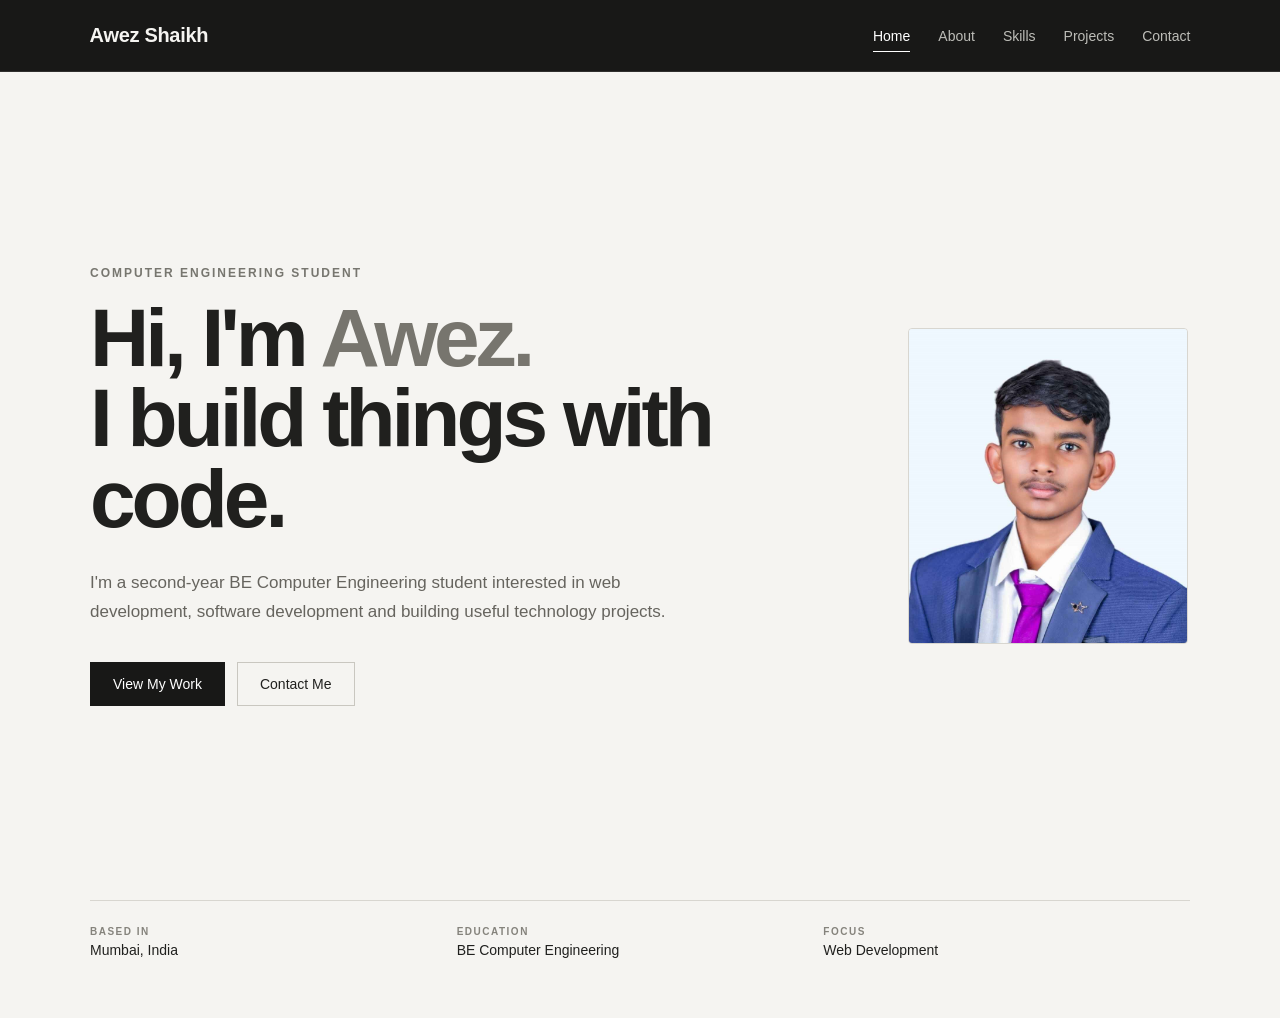
<file: index.html>
<!DOCTYPE html>
<html lang="en">
<head>
    <meta charset="UTF-8">
    <meta name="viewport" content="width=device-width, initial-scale=1.0">

    <title>Awez Shaikh | Portfolio</title>

    <link rel="stylesheet" href="index.css">
</head>

<body>

    <!-- Navigation -->
    <nav>
        <h2>Awez Shaikh</h2>

        <div class="nav-links">
            <a href="index.html" class="active">Home</a>
            <a href="about.html">About</a>
            <a href="skills.html">Skills</a>
            <a href="projects.html">Projects</a>
            <a href="contact.html">Contact</a>
        </div>
    </nav>


    <!-- Hero Section -->
    <main class="hero">

        <div class="hero-content">

            <p class="eyebrow">COMPUTER ENGINEERING STUDENT</p>

            <h1>
                Hi, I'm <span>Awez.</span>
                <br>
                I build things with code.
            </h1>

            <p class="description">
                I'm a second-year BE Computer Engineering student
                interested in web development, software development
                and building useful technology projects.
            </p>

            <div class="buttons">
                <a href="projects.html" class="btn primary">
                    View My Work
                </a>

                <a href="contact.html" class="btn secondary">
                    Contact Me
                </a>
            </div>

        </div>


        <!-- Simple intro card -->
        <div class="img">
            <img src="awez.jpg" alt="">
        </div>

    </main>


    <!-- Bottom Information -->
    <section class="quick-info">

        <div>
            <span>BASED IN</span>
            <strong>Mumbai, India</strong>
        </div>

        <div>
            <span>EDUCATION</span>
            <strong>BE Computer Engineering</strong>
        </div>

        <div>
            <span>FOCUS</span>
            <strong>Web Development</strong>
        </div>

    </section>

</body>
</html>
</file>
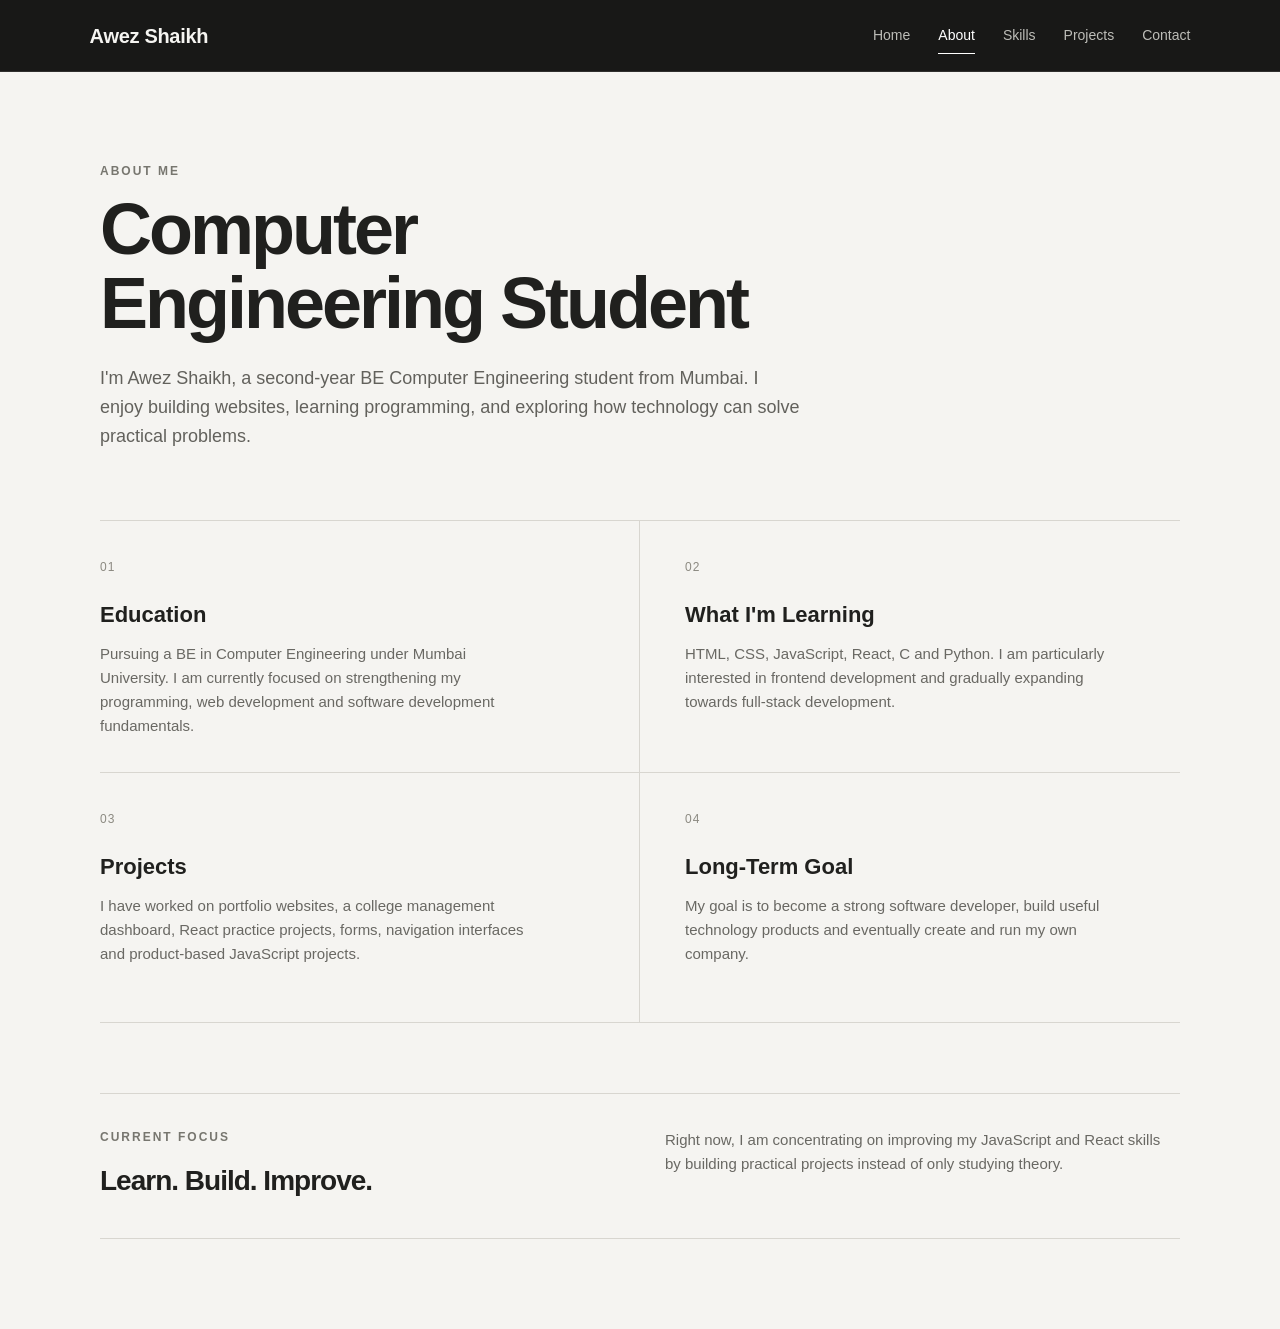
<file: about.html>
<!DOCTYPE html>
<html lang="en">
<head>
    <meta charset="UTF-8">
    <meta name="viewport" content="width=device-width, initial-scale=1.0">
    <title>About Me | Awez Shaikh</title>
    <link rel="stylesheet" href="about.css">
</head>
<body>

    <nav>
        <h2>Awez Shaikh</h2>
        <div class="nav-links">
            <a href="index.html">Home</a>
            <a href="about.html" class="active">About</a>
            <a href="skills.html">Skills</a>
            <a href="projects.html">Projects</a>
            <a href="contact.html">Contact</a>
        </div>
    </nav>

    <main class="about">
        <p class="eyebrow">ABOUT ME</p>
        <h1>Computer Engineering Student</h1>

        <p class="intro">
            I'm Awez Shaikh, a second-year BE Computer Engineering student
            from Mumbai. I enjoy building websites, learning programming,
            and exploring how technology can solve practical problems.
        </p>

        <section class="about-grid">
            <div class="info-card">
                <span class="number">01</span>
                <h2>Education</h2>
                <p>
                    Pursuing a BE in Computer Engineering under Mumbai University.
                    I am currently focused on strengthening my programming,
                    web development and software development fundamentals.
                </p>
            </div>

            <div class="info-card">
                <span class="number">02</span>
                <h2>What I'm Learning</h2>
                <p>
                    HTML, CSS, JavaScript, React, C and Python. I am particularly
                    interested in frontend development and gradually expanding
                    towards full-stack development.
                </p>
            </div>

            <div class="info-card">
                <span class="number">03</span>
                <h2>Projects</h2>
                <p>
                    I have worked on portfolio websites, a college management
                    dashboard, React practice projects, forms, navigation
                    interfaces and product-based JavaScript projects.
                </p>
            </div>

            <div class="info-card">
                <span class="number">04</span>
                <h2>Long-Term Goal</h2>
                <p>
                    My goal is to become a strong software developer, build
                    useful technology products and eventually create and run
                    my own company.
                </p>
            </div>
        </section>

        <section class="focus">
            <div>
                <p class="eyebrow">CURRENT FOCUS</p>
                <h2>Learn. Build. Improve.</h2>
            </div>
            <p>
                Right now, I am concentrating on improving my JavaScript and
                React skills by building practical projects instead of only
                studying theory.
            </p>
        </section>
    </main>

</body>
</html>
</file>
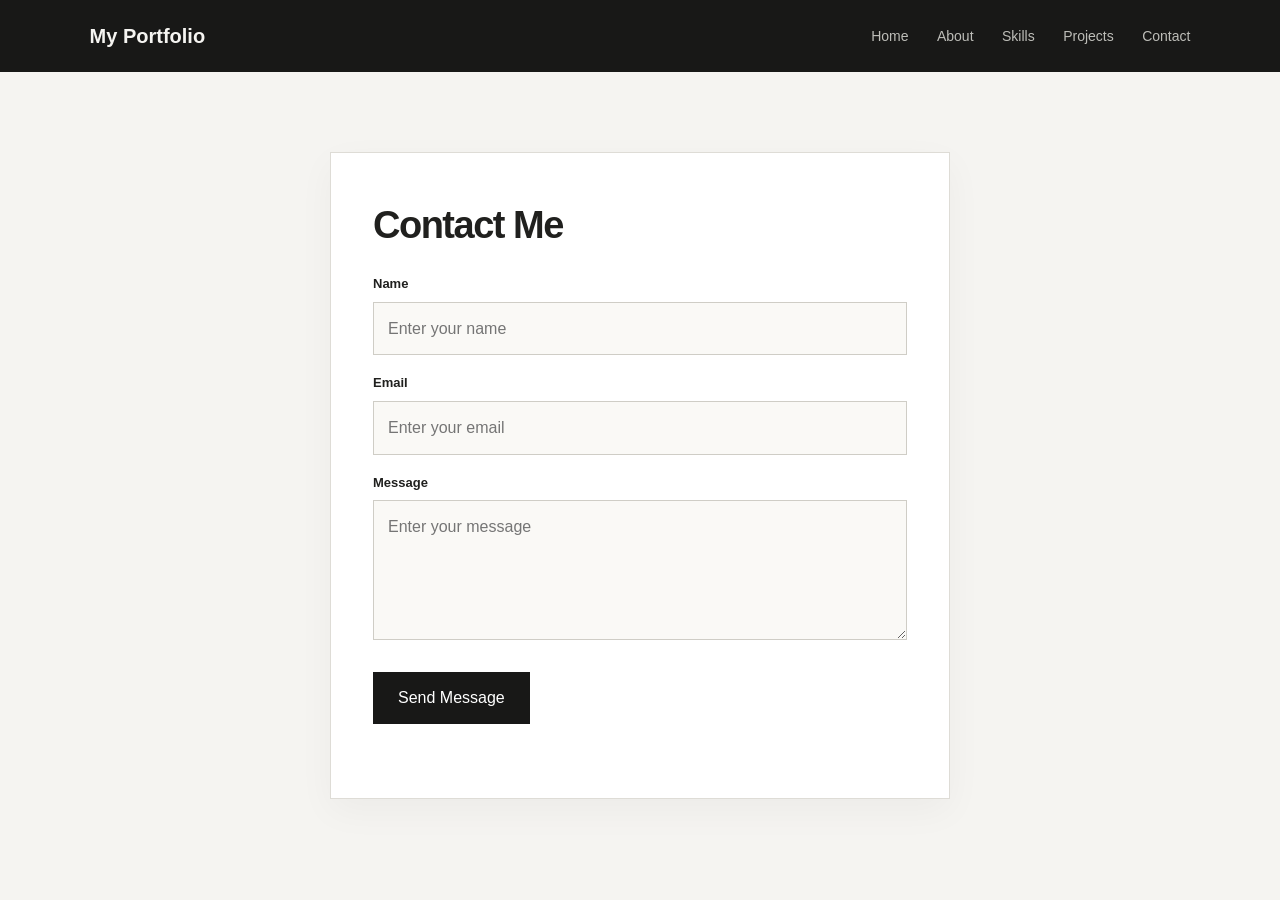
<file: contact.html>
<!DOCTYPE html>
<html lang="en">
<head>
    <meta charset="UTF-8">
    <meta name="viewport" content="width=device-width, initial-scale=1.0">

    <title>Contact Me</title>

    <link rel="stylesheet" href="contact.css">
</head>

<body>

    <nav>
        <h2>My Portfolio</h2>

        <div>
            <a href="index.html">Home</a>
            <a href="about.html">About</a>
            <a href="skills.html">Skills</a>
            <a href="projects.html">Projects</a>
            <a href="contact.html">Contact</a>
        </div>
    </nav>

    <div class="contact">

        <h1>Contact Me</h1>

        <form id="contactForm">

            <label>Name</label>
            <input type="text" id="name" placeholder="Enter your name">

            <label>Email</label>
            <input type="text" id="email" placeholder="Enter your email">

            <label>Message</label>
            <textarea id="message" placeholder="Enter your message"></textarea>

            <button type="submit">Send Message</button>

        </form>

        <p id="result"></p>

    </div>

    <script src="script.js"></script>

</body>
</html>
</file>
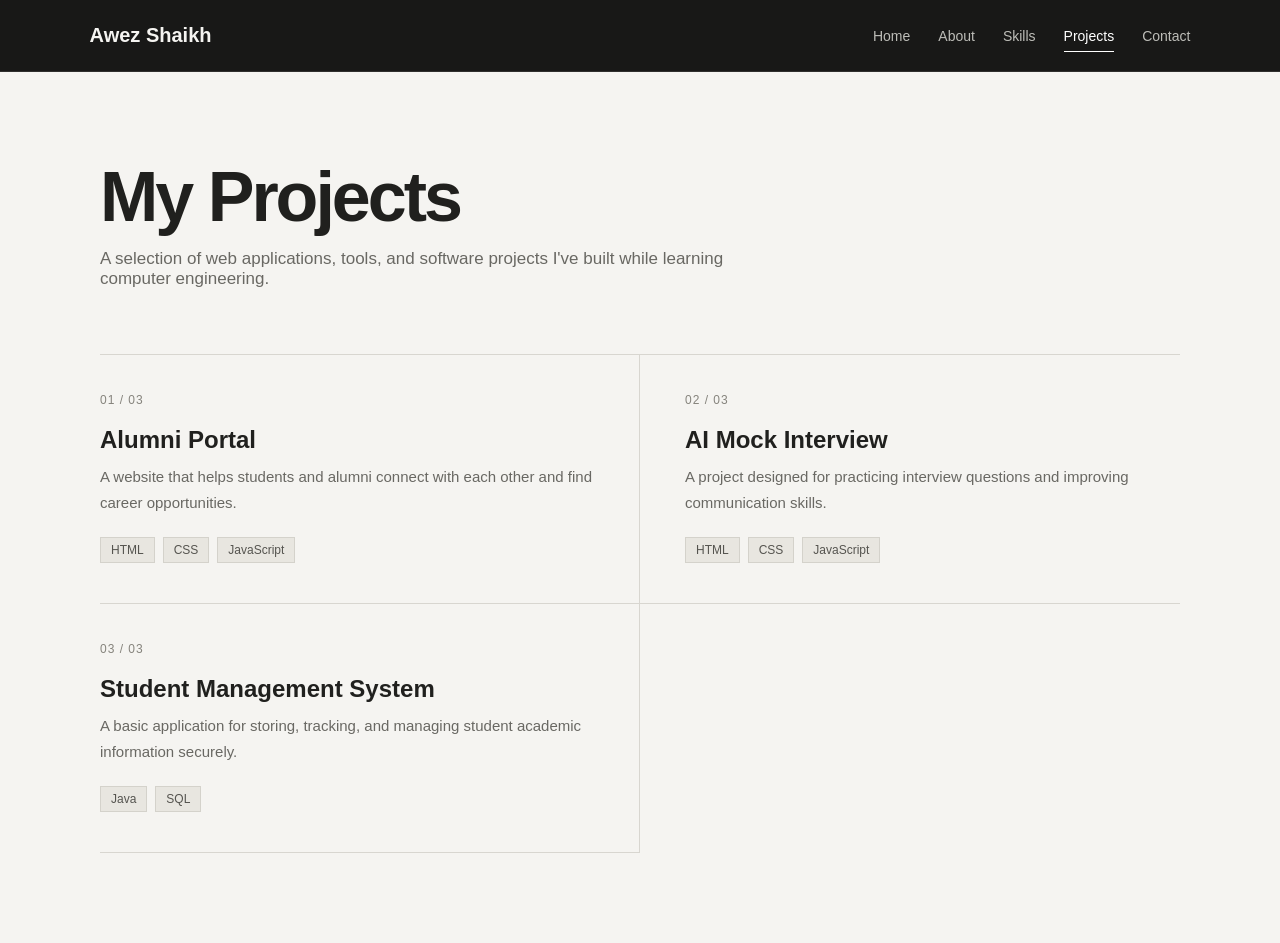
<file: projects.html>
<!DOCTYPE html>
<html lang="en">
<head>
    <meta charset="UTF-8">
    <meta name="viewport" content="width=device-width, initial-scale=1.0">
    <title>Awez Shaikh | Projects</title>

    <link rel="stylesheet" href="projects.css">
</head>

<body>

    <nav>
        <h2>Awez Shaikh</h2>

        <div class="nav-links">
            <a href="index.html">Home</a>
            <a href="about.html">About</a>
            <a href="skills.html">Skills</a>
            <a href="projects.html" class="active">Projects</a>
            <a href="contact.html">Contact</a>
        </div>
    </nav>

    <main class="projects">

        <h1>My Projects</h1>
        <p class="projects-intro">
            A selection of web applications, tools, and software projects I've built while learning computer engineering.
        </p>

        <div class="project-grid">

            <div class="project-card">
                <span class="project-number">01 / 03</span>
                <h2>Alumni Portal</h2>
                <p>
                    A website that helps students and alumni connect with each other and find career opportunities.
                </p>
                <div class="tags">
                    <span>HTML</span>
                    <span>CSS</span>
                    <span>JavaScript</span>
                </div>
            </div>

            <div class="project-card">
                <span class="project-number">02 / 03</span>
                <h2>AI Mock Interview</h2>
                <p>
                    A project designed for practicing interview questions and improving communication skills.
                </p>
                <div class="tags">
                    <span>HTML</span>
                    <span>CSS</span>
                    <span>JavaScript</span>
                </div>
            </div>

            <div class="project-card">
                <span class="project-number">03 / 03</span>
                <h2>Student Management System</h2>
                <p>
                    A basic application for storing, tracking, and managing student academic information securely.
                </p>
                <div class="tags">
                    <span>Java</span>
                    <span>SQL</span>
                </div>
            </div>

        </div>

    </main>

</body>
</html>
</file>
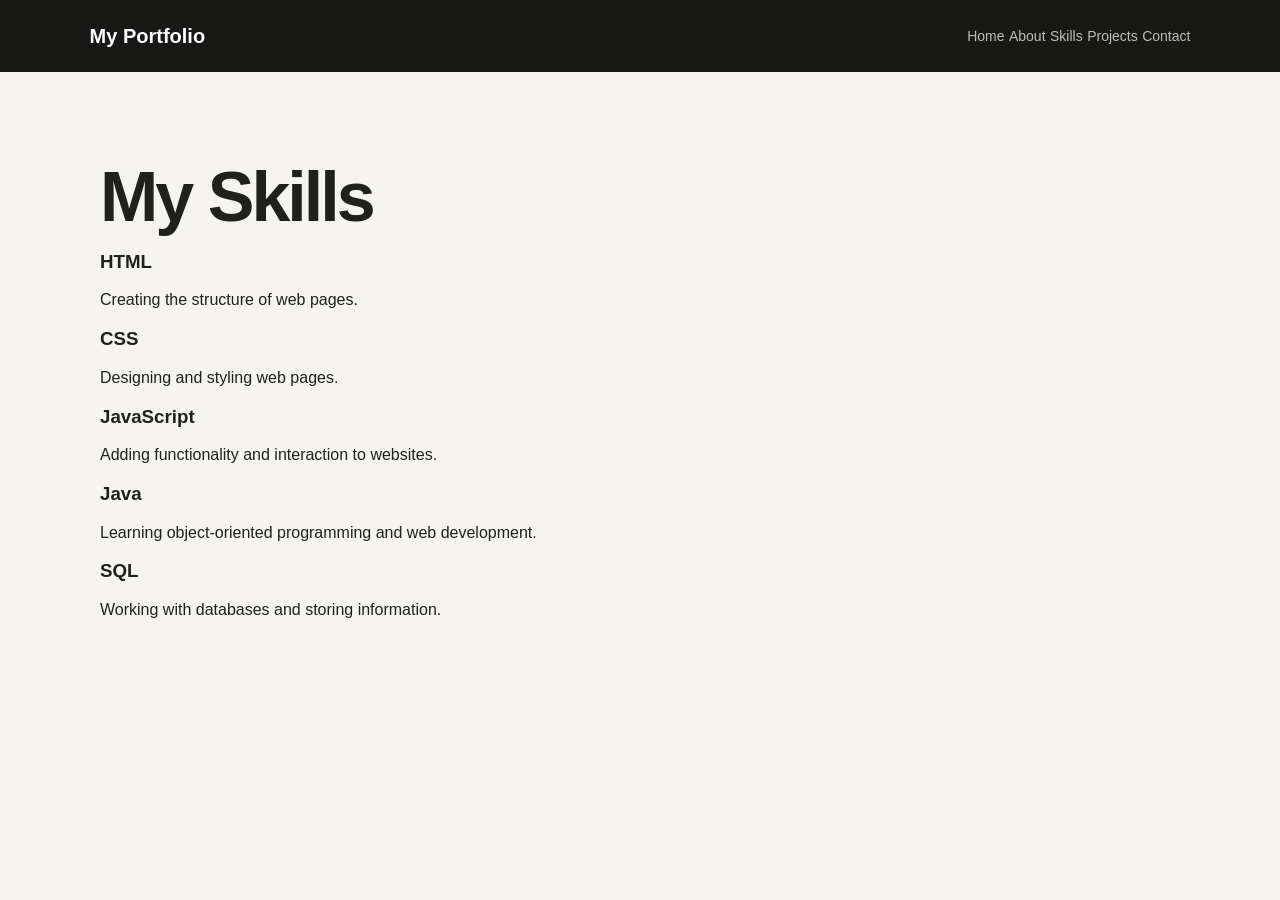
<file: skills.html>
<!DOCTYPE html>
<html lang="en">
<head>
    <meta charset="UTF-8">
    <meta name="viewport" content="width=device-width, initial-scale=1.0">
    <title>My Skills</title>

    <link rel="stylesheet" href="skills.css">
</head>

<body>

    <nav>
        <h2>My Portfolio</h2>

        <div>
            <a href="index.html">Home</a>
            <a href="about.html">About</a>
            <a href="skills.html">Skills</a>
            <a href="projects.html">Projects</a>
            <a href="contact.html">Contact</a>
        </div>
    </nav>

    <div class="skills">

        <h1>My Skills</h1>

        <div class="skill">
            <h3>HTML</h3>
            <p>Creating the structure of web pages.</p>
        </div>

        <div class="skill">
            <h3>CSS</h3>
            <p>Designing and styling web pages.</p>
        </div>

        <div class="skill">
            <h3>JavaScript</h3>
            <p>Adding functionality and interaction to websites.</p>
        </div>

        <div class="skill">
            <h3>Java</h3>
            <p>Learning object-oriented programming and web development.</p>
        </div>

        <div class="skill">
            <h3>SQL</h3>
            <p>Working with databases and storing information.</p>
        </div>

    </div>

</body>
</html>
</file>
<file: index.css>
* {
    box-sizing: border-box;
}

body {
    margin: 0;
    font-family: Inter, Arial, sans-serif;
    background: #f5f4f1;
    color: #20201e;
}


/* =========================
   NAVIGATION
========================= */

nav {
    min-height: 72px;
    padding: 0 7%;

    display: flex;
    align-items: center;
    justify-content: space-between;

    background: #181817;
    color: #f5f4f1;

    border-bottom: 1px solid #30302e;
}

nav h2 {
    margin: 0;

    font-size: 20px;
    font-weight: 600;
    letter-spacing: -0.3px;
}

.nav-links {
    display: flex;
    gap: 28px;
}

.nav-links a {
    position: relative;

    color: #bdbdb8;
    text-decoration: none;

    font-size: 14px;

    transition: color 0.2s ease;
}

.nav-links a:hover,
.nav-links a.active {
    color: #ffffff;
}


/* Small line below active page */

.nav-links a.active::after {
    content: "";

    position: absolute;

    left: 0;
    right: 0;
    bottom: -8px;

    height: 1px;

    background: #ffffff;
}


/* =========================
   HERO
========================= */

.hero {
    width: min(1100px, 88%);

    min-height: calc(100vh - 72px);

    margin: auto;

    display: grid;
    grid-template-columns: 1.6fr 0.6fr; /* Adjusted column ratio for a smaller image area */

    align-items: center;

    gap: 60px;
}


/* =========================
   HERO CONTENT
========================= */

.hero-content {
    padding: 70px 0;
}

.eyebrow {
    margin: 0 0 18px;

    color: #77766f;

    font-size: 12px;
    font-weight: 700;

    letter-spacing: 2px;
}

.hero h1 {
    margin: 0;

    font-size: clamp(48px, 7vw, 82px);

    line-height: 0.98;

    letter-spacing: -4px;

    font-weight: 650;
}

.hero h1 span {
    color: #77756e;
}

.description {
    max-width: 620px;

    margin: 30px 0;

    color: #66645e;

    font-size: 17px;

    line-height: 1.7;
}


/* =========================
   BUTTONS
========================= */

.buttons {
    display: flex;

    gap: 12px;

    margin-top: 35px;
}

.btn {
    display: inline-block;

    padding: 13px 22px;

    text-decoration: none;

    font-size: 14px;

    transition: all 0.2s ease;
}


/* Dark button */

.primary {
    background: #181817;
    color: white;

    border: 1px solid #181817;
}

.primary:hover {
    background: #3a3936;
}


/* Light button */

.secondary {
    background: transparent;

    color: #20201e;

    border: 1px solid #c9c7c0;
}

.secondary:hover {
    background: #e9e7e1;
}


/* =========================
   IMAGE CONTAINER
========================= */

.img {
    width: 100%;
    max-width: 280px; /* Constrains the maximum width of the image */
    margin: 0 auto;
}

.img img {
    width: 100%;
    height: auto;
    display: block;
    border-radius: 4px; /* Optional subtle corner smoothing */
    border: 1px solid #d8d6d0;
}


/* =========================
   QUICK INFORMATION
========================= */

.quick-info {
    width: min(1100px, 88%);

    margin: 0 auto 60px;

    padding-top: 25px;

    display: grid;
    grid-template-columns: repeat(3, 1fr);

    border-top: 1px solid #d8d6d0;
}

.quick-info div {
    display: flex;
    flex-direction: column;

    gap: 5px;
}

.quick-info span {
    color: #85837c;

    font-size: 10px;

    font-weight: 700;

    letter-spacing: 1.5px;
}

.quick-info strong {
    font-size: 14px;

    font-weight: 500;
}


/* =========================
   RESPONSIVE DESIGN
========================= */

@media (max-width: 800px) {

    nav {
        padding: 18px 5%;

        flex-direction: column;

        align-items: flex-start;

        gap: 18px;
    }

    .nav-links {
        width: 100%;

        gap: 18px;

        flex-wrap: wrap;
    }

    .hero {
        width: 90%;

        min-height: auto;

        padding: 70px 0;

        grid-template-columns: 1fr;

        text-align: center;

        gap: 40px;
    }

    .hero-content {
        padding: 0;
    }

    .hero h1 {
        letter-spacing: -2.5px;
    }

    .img {
        max-width: 220px; /* Keeps the image smaller on mobile viewports */
    }

    .buttons {
        justify-content: center;
    }

    .quick-info {
        width: 90%;

        grid-template-columns: 1fr;

        gap: 20px;

        margin-bottom: 40px;
    }
}


@media (max-width: 500px) {

    .hero h1 {
        font-size: 48px;
    }

    .description {
        font-size: 15px;
    }

    .buttons {
        flex-direction: column;

        align-items: stretch;
    }

    .btn {
        text-align: center;
    }
}
</file>
<file: about.css>
* {
    box-sizing: border-box;
}

body {
    margin: 0;
    font-family: Inter, Arial, sans-serif;
    background: #f5f4f1;
    color: #20201e;
    line-height: 1.6;
}

nav {
    min-height: 72px;
    padding: 0 7%;
    display: flex;
    align-items: center;
    justify-content: space-between;
    background: #181817;
    color: #f5f4f1;
    border-bottom: 1px solid #30302e;
}

nav h2 {
    margin: 0;
    font-size: 20px;
    font-weight: 600;
    letter-spacing: -0.3px;
}

.nav-links {
    display: flex;
    gap: 28px;
}

nav a {
    position: relative;
    color: #bdbdb8;
    text-decoration: none;
    font-size: 14px;
    transition: color 0.2s ease;
}

nav a:hover,
nav a.active {
    color: #ffffff;
}

nav a.active::after {
    content: "";
    position: absolute;
    left: 0;
    right: 0;
    bottom: -7px;
    height: 1px;
    background: #ffffff;
}

.about {
    width: min(1080px, 90%);
    margin: 0 auto;
    padding: 90px 0;
}

.eyebrow {
    margin: 0 0 12px;
    color: #77766f;
    font-size: 12px;
    font-weight: 700;
    letter-spacing: 2px;
}

.about h1 {
    max-width: 700px;
    margin: 0 0 24px;
    font-size: clamp(42px, 6vw, 72px);
    line-height: 1.02;
    letter-spacing: -3px;
    font-weight: 650;
}

.intro {
    max-width: 700px;
    margin: 0 0 70px;
    color: #62615c;
    font-size: 18px;
}

.about-grid {
    display: grid;
    grid-template-columns: repeat(2, 1fr);
    border-top: 1px solid #d8d6d0;
}

.info-card {
    min-height: 250px;
    padding: 32px 34px 34px 0;
    border-bottom: 1px solid #d8d6d0;
}

.info-card:nth-child(odd) {
    padding-right: 45px;
    border-right: 1px solid #d8d6d0;
}

.info-card:nth-child(even) {
    padding-left: 45px;
}

.number {
    color: #8b8981;
    font-size: 12px;
    letter-spacing: 1px;
}

.info-card h2 {
    margin: 18px 0 10px;
    font-size: 22px;
    font-weight: 600;
}

.info-card p {
    max-width: 430px;
    margin: 0;
    color: #696863;
    font-size: 15px;
}

.focus {
    margin-top: 70px;
    padding: 34px 0;
    display: grid;
    grid-template-columns: 1fr 1fr;
    gap: 50px;
    border-top: 1px solid #d8d6d0;
    border-bottom: 1px solid #d8d6d0;
}

.focus h2 {
    margin: 0;
    font-size: 28px;
    letter-spacing: -1px;
}

.focus > p {
    margin: 0;
    color: #696863;
    font-size: 15px;
}

@media (max-width: 700px) {
    nav {
        padding: 18px 5%;
        align-items: flex-start;
        gap: 18px;
        flex-direction: column;
    }

    .nav-links {
        width: 100%;
        gap: 18px;
        flex-wrap: wrap;
    }

    .about {
        width: 90%;
        padding: 60px 0;
    }

    .about h1 {
        letter-spacing: -2px;
    }

    .about-grid,
    .focus {
        grid-template-columns: 1fr;
    }

    .info-card,
    .info-card:nth-child(odd),
    .info-card:nth-child(even) {
        padding: 28px 0;
        border-right: 0;
    }

    .focus {
        gap: 25px;
    }
}
</file>
<file: contact.css>
* {
    box-sizing: border-box;
}

body {
    margin: 0;
    font-family: Inter, Arial, sans-serif;
    background: #f5f4f1;
    color: #20201e;
    line-height: 1.6;
}

nav {
    min-height: 72px;
    padding: 0 7%;
    display: flex;
    align-items: center;
    justify-content: space-between;
    background: #181817;
    color: #f5f4f1;
}

nav h2 {
    margin: 0;
    font-size: 20px;
    font-weight: 600;
}

nav a {
    color: #bdbdb8;
    text-decoration: none;
    margin-left: 24px;
    font-size: 14px;
    transition: color 0.2s ease;
}

nav a:hover {
    color: #fff;
}

.contact {
    width: min(620px, 90%);
    margin: 80px auto;
    padding: 42px;
    background: #fff;
    border: 1px solid #dedcd6;
    box-shadow: 0 12px 35px rgba(0, 0, 0, 0.04);
}

.contact h1 {
    margin: 0 0 8px;
    font-size: 38px;
    letter-spacing: -1.5px;
}

.contact p {
    color: #77756e;
    margin-bottom: 32px;
}

label {
    display: block;
    margin: 18px 0 7px;
    font-size: 13px;
    font-weight: 600;
}

input,
textarea {
    width: 100%;
    padding: 13px 14px;
    font: inherit;
    color: #20201e;
    background: #faf9f6;
    border: 1px solid #cfcdc6;
    border-radius: 0;
    outline: none;
    transition: border-color 0.2s ease, background 0.2s ease;
}

input:focus,
textarea:focus {
    border-color: #55544f;
    background: #fff;
}

textarea {
    min-height: 140px;
    resize: vertical;
}

button {
    margin-top: 24px;
    padding: 12px 24px;
    background: #181817;
    color: #fff;
    border: 1px solid #181817;
    font: inherit;
    cursor: pointer;
    transition: background 0.2s ease;
}

button:hover {
    background: #3a3936;
}

#result {
    margin-top: 20px;
    color: #55544f;
    font-weight: 600;
}
</file>
<file: projects.css>
* {
    box-sizing: border-box;
}

body {
    margin: 0;
    font-family: Inter, Arial, sans-serif;
    background: #f5f4f1;
    color: #20201e;
}

/* NAVBAR */

nav {
    min-height: 72px;
    padding: 0 7%;

    display: flex;
    align-items: center;
    justify-content: space-between;

    background: #181817;
    color: #f5f4f1;
    border-bottom: 1px solid #30302e;
}

nav h2 {
    margin: 0;
    font-size: 20px;
    font-weight: 600;
}

.nav-links {
    display: flex;
    gap: 28px;
}

.nav-links a {
    position: relative;
    color: #bdbdb8;
    text-decoration: none;
    font-size: 14px;
    transition: color 0.2s ease;
}

.nav-links a:hover,
.nav-links a.active {
    color: #fff;
}

.nav-links a.active::after {
    content: "";
    position: absolute;
    left: 0;
    right: 0;
    bottom: -8px;
    height: 1px;
    background: #fff;
}

/* PROJECTS */

.projects {
    width: min(1080px, 90%);
    margin: auto;
    padding: 90px 0;
}

.projects h1 {
    margin: 0 0 15px;
    font-size: clamp(45px, 6vw, 70px);
    line-height: 1;
    letter-spacing: -3px;
    font-weight: 650;
}

.projects-intro {
    max-width: 650px;
    margin-bottom: 65px;
    color: #696863;
    font-size: 17px;
}

/* PROJECT GRID */

.project-grid {
    display: grid;
    grid-template-columns: repeat(2, 1fr);
    border-top: 1px solid #d8d6d0;
}

.project-card {
    padding: 35px 35px 40px 0;
    border-bottom: 1px solid #d8d6d0;
}

.project-card:nth-child(odd) {
    padding-right: 45px;
    border-right: 1px solid #d8d6d0;
}

.project-card:nth-child(even) {
    padding-left: 45px;
}

.project-number {
    color: #85837c;
    font-size: 12px;
    letter-spacing: 1px;
}

.project-card h2 {
    margin: 18px 0 10px;
    font-size: 24px;
    font-weight: 600;
}

.project-card p {
    margin: 0 0 22px;
    color: #696863;
    font-size: 15px;
    line-height: 1.7;
}

/* TECHNOLOGY TAGS */

.tags {
    display: flex;
    flex-wrap: wrap;
    gap: 8px;
}

.tags span {
    padding: 5px 10px;
    color: #55544f;
    background: #e8e6e0;
    border: 1px solid #d4d2cb;
    font-size: 12px;
}

/* MOBILE */

@media (max-width: 700px) {
    nav {
        padding: 18px 5%;
        flex-direction: column;
        align-items: flex-start;
        gap: 18px;
    }

    .nav-links {
        width: 100%;
        gap: 18px;
        flex-wrap: wrap;
    }

    .projects {
        width: 90%;
        padding: 60px 0;
    }

    .project-grid {
        grid-template-columns: 1fr;
    }

    .project-card,
    .project-card:nth-child(odd),
    .project-card:nth-child(even) {
        padding: 30px 0;
        border-right: none;
    }
}
</file>
<file: skills.css>
* {
    box-sizing: border-box;
}

body {
    margin: 0;

    font-family: Inter, Arial, sans-serif;

    background: #f5f4f1;

    color: #20201e;
}

/* NAVBAR */

nav {
    min-height: 72px;

    padding: 0 7%;

    display: flex;
    align-items: center;
    justify-content: space-between;

    background: #181817;

    color: white;
}

nav h2 {
    margin: 0;

    font-size: 20px;

    font-weight: 600;
}

.nav-links {
    display: flex;

    gap: 28px;
}

nav a {
    color: #bdbdb8;

    text-decoration: none;

    font-size: 14px;
}

nav a:hover,
nav a.active {
    color: white;
}

nav a.active::after {
    content: "";

    display: block;

    width: 100%;
    height: 1px;

    margin-top: 7px;

    background: white;
}

/* SKILLS */

.skills {
    width: min(1080px, 90%);

    margin: auto;

    padding: 90px 0;
}

.skills h1 {
    margin: 0 0 15px;

    font-size: clamp(45px, 6vw, 70px);

    line-height: 1;

    letter-spacing: -3px;
}

.skills-intro {
    max-width: 650px;

    margin-bottom: 65px;

    color: #696863;

    font-size: 17px;
}

/* SKILL GRID */

.skill-grid {
    display: grid;

    grid-template-columns: repeat(2, 1fr);

    border-top: 1px solid #d8d6d0;
}

.skill-category {
    min-height: 230px;

    padding: 32px 35px 35px 0;

    border-bottom: 1px solid #d8d6d0;
}

.skill-category:nth-child(odd) {
    padding-right: 45px;

    border-right: 1px solid #d8d6d0;
}

.skill-category:nth-child(even) {
    padding-left: 45px;
}

.skill-number {
    color: #85837c;

    font-size: 12px;

    letter-spacing: 1px;
}

.skill-category h2 {
    margin: 18px 0 18px;

    font-size: 23px;

    font-weight: 600;
}

.skill-list {
    display: flex;

    flex-wrap: wrap;

    gap: 9px;
}

.skill-list span {
    padding: 7px 12px;

    background: #e8e6e0;

    border: 1px solid #d4d2cb;

    color: #55544f;

    font-size: 13px;
}

/* CURRENT LEARNING */

.learning {
    margin-top: 70px;

    padding: 35px 0;

    display: grid;

    grid-template-columns: 1fr 1fr;

    gap: 50px;

    border-top: 1px solid #d8d6d0;

    border-bottom: 1px solid #d8d6d0;
}

.learning h2 {
    margin: 0;

    font-size: 28px;

    letter-spacing: -1px;
}

.learning p {
    margin: 0;

    color: #696863;

    font-size: 15px;

    line-height: 1.7;
}

/* MOBILE */

@media (max-width: 700px) {

    nav {
        padding: 18px 5%;

        flex-direction: column;

        align-items: flex-start;

        gap: 18px;
    }

    .nav-links {
        width: 100%;

        gap: 18px;

        flex-wrap: wrap;
    }

    .skills {
        width: 90%;

        padding: 60px 0;
    }

    .skill-grid {
        grid-template-columns: 1fr;
    }

    .skill-category,
    .skill-category:nth-child(odd),
    .skill-category:nth-child(even) {
        padding: 30px 0;

        border-right: none;
    }

    .learning {
        grid-template-columns: 1fr;

        gap: 25px;
    }
}
</file>
